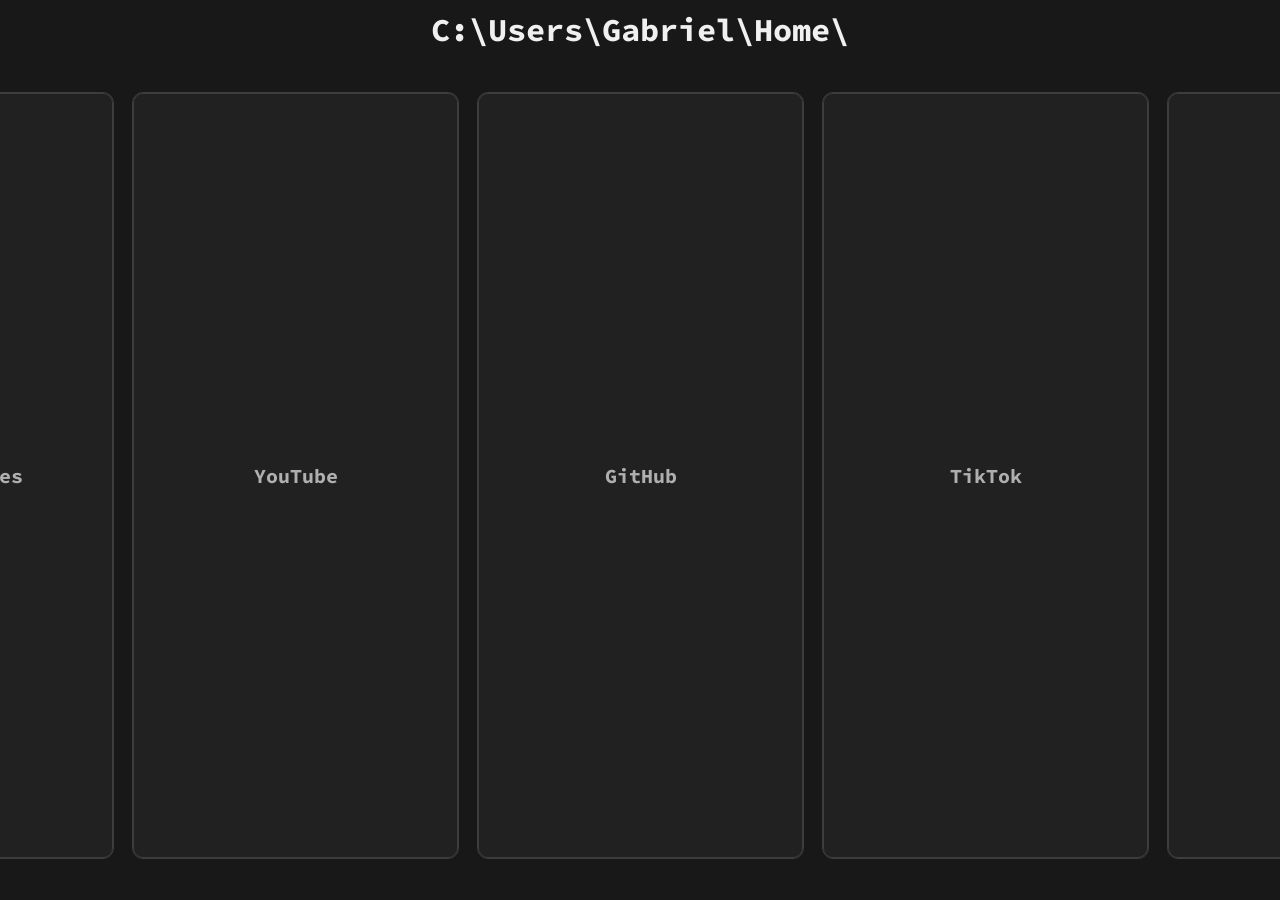
<file: index.html>
<!DOCTYPE html>
<html lang="en">
<head>
  <meta charset="UTF-8">
  <meta name="viewport" content="width=device-width, initial-scale=1.0">
  <title>Gabrielzv1233 - Home</title>
  <link rel="preconnect" href="https://fonts.googleapis.com">
  <link rel="preconnect" href="https://fonts.gstatic.com" crossorigin>
  <link rel="preload" href="https://fonts.googleapis.com/css2?family=Source+Code+Pro:wght@400;500;700&display=swap" as="style" onload="this.onload=null;this.rel='stylesheet'">
  
  <style>
    * {
      font-family: 'Source Code Pro', monospace;
      margin: 0;
      padding: 0;
      box-sizing: border-box;
    }

    body {
      background-color: #181818;
      font-family: Arial, sans-serif;
      overflow: hidden;
    }

    header {
      text-align: center;
      padding: 0;
      margin-bottom: 0px;
      margin-top: 10px;
      color: #f0f0f0;
    }

    .center-container {
      display: flex;
      align-items: center;
      justify-content: center;
      height: calc(100vh - 50px);
      width: 100%;
      padding: 0px;
      overflow: hidden;
    }

    #container {
      display: flex;
      align-items: center;
      gap: 10px;
      padding: 0px;
      height: 100%;
      width: 100%;
      overflow-x: auto;
      overflow-y: hidden;
      scroll-snap-type: x mandatory;
    }

    button {
      display: block;
      flex-shrink: 0;
      width: 325px;
      height: 90%;
      margin: 0 5px;
      border: 1px solid #3D3D3D;
      border-radius: 10px;
      outline: 1px solid #3D3D3D;
      background-color: #212121;
      color: #AFAFAF;
      font-size: 125%;
      font-weight: bold;
      cursor: pointer;
      transition: transform 0.2s;
      scroll-snap-align: center;
    }

    button:hover {
      transform: scale(1.1);
    }

    button:active {
      transform: scale(1);
    }

    html, body {
      scroll-behavior: smooth;
    }

    body::-webkit-scrollbar {
      height: 8px;
    }

    body::-webkit-scrollbar-thumb {
      background-color: lightgray;
      border-radius: 4px;
    }

    body::-webkit-scrollbar-track {
      background: white;
    }

    @media (max-width: 1080px) {
      button {
        width: 150px;
        height: 67.5%;
      }
      #container {
        margin-top: -30px;
      }
    }
  </style>
</head>
<body>
  <header>
    <h1>C:\Users\Gabriel\Home\</h1>
  </header>
  <div class="center-container">
    <div id="container">
      <button onclick="window.location.href = 'https://swaws.dev/random-site.html'">Random Sites</button>
      <button onclick="window.location.href = 'https://www.youtube.com/@gabrielzv1233'">YouTube</button>
      <button onclick="window.location.href = 'https://github.com/gabrielzv1233/'">GitHub</button>
      <button onclick="window.location.href = 'https://www.tiktok.com/@gabrielzv1233'">TikTok</button>
      <button onclick="window.location.href = 'https://gabrielzv1233.net/projects/'"">Projects</button>
    </div>
  </div>

  <script>
    const container = document.getElementById('container');

    window.addEventListener('load', () => {
      const buttonCount = container.children.length;
      const buttonWidth = container.children[0].offsetWidth + 10; // Include gap
      const containerWidth = document.querySelector('.center-container').offsetWidth;

      // Center the buttons dynamically
      const totalContentWidth = buttonCount * buttonWidth;
      if (totalContentWidth < containerWidth) {
        container.style.justifyContent = 'center';
      } else {
        const middleIndex = Math.floor(buttonCount / 2);
        const offset = middleIndex * buttonWidth - (containerWidth / 2 - buttonWidth / 2);
        container.scrollTo({
          left: Math.max(0, offset),
          behavior: 'smooth',
        });
      }
    });

    document.addEventListener('wheel', (event) => {
      event.preventDefault();
      const direction = event.deltaY > 0 ? 1 : -1;
      const buttonWidth = container.children[0].offsetWidth + 10;
      container.scrollBy({
        left: direction * buttonWidth,
        behavior: 'smooth',
      });
    });

    container.addEventListener('touchstart', (e) => {
      this.startX = e.touches[0].pageX;
    });

    container.addEventListener('touchend', (e) => {
      const endX = e.changedTouches[0].pageX;
      const direction = endX < this.startX ? 1 : -1;
      const buttonWidth = container.children[0].offsetWidth + 10;
      container.scrollBy({
        left: direction * buttonWidth,
        behavior: 'smooth',
      });
    });

    document.addEventListener('keydown', (e) => {
      if (e.key === 'a') {
        const newButton = document.createElement('button');
        newButton.textContent = `Button ${container.children.length + 1}`;
        container.appendChild(newButton);
      }
    });
  </script>
</body>
</html>
</file>
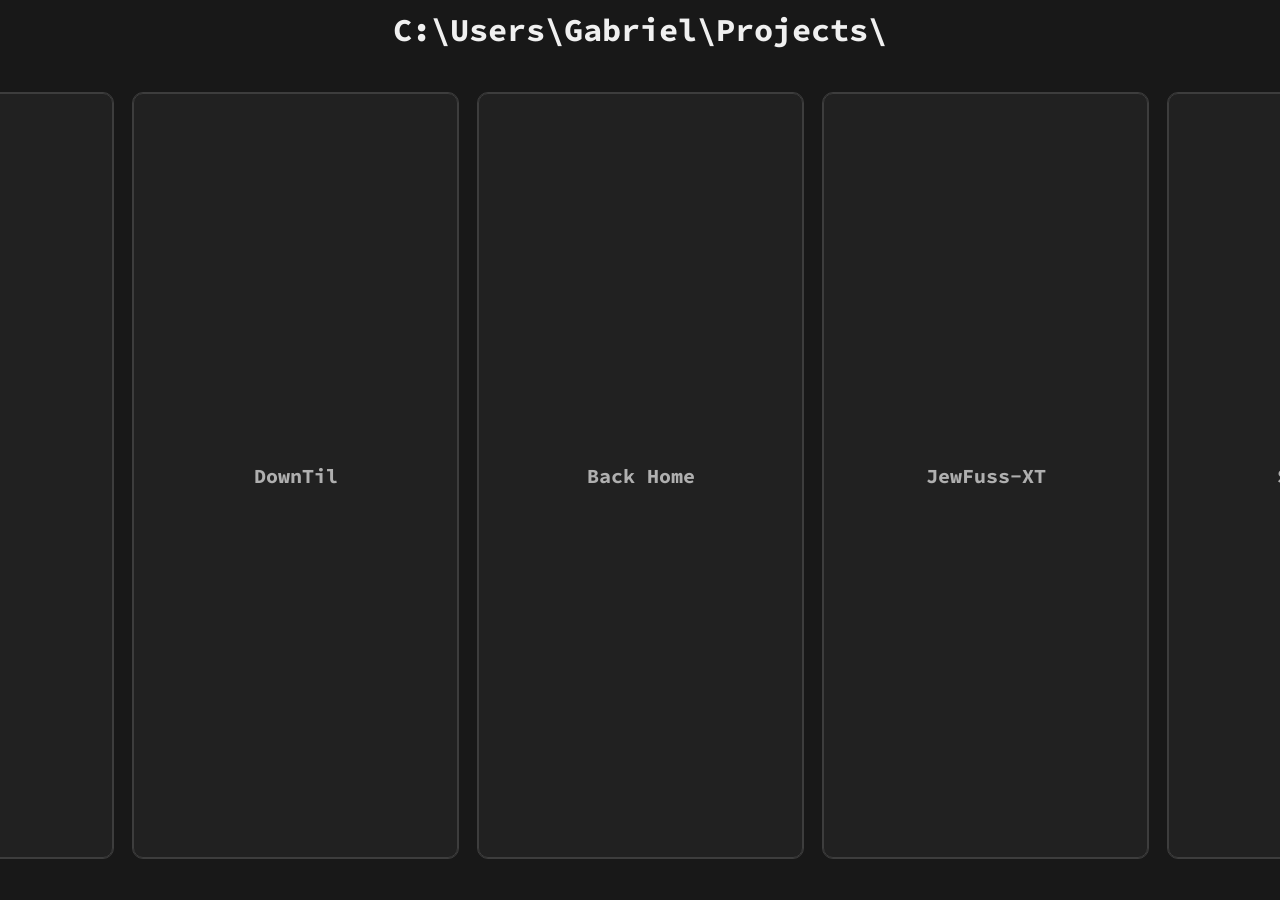
<file: projects/index.html>
<!DOCTYPE html>
<html lang="en">
<head>
  <meta charset="UTF-8">
  <meta name="viewport" content="width=device-width, initial-scale=1.0">
  <title>Gabrielzv1233 - Projects</title>
  <link rel="preconnect" href="https://fonts.googleapis.com">
  <link rel="preconnect" href="https://fonts.gstatic.com" crossorigin>
  <link rel="preload" href="https://fonts.googleapis.com/css2?family=Source+Code+Pro:wght@400;500;700&display=swap" as="style" onload="this.onload=null;this.rel='stylesheet'">
  <style>
    * {
      font-family: 'Source Code Pro', monospace;
      margin: 0;
      padding: 0;
      box-sizing: border-box;
    }

    body {
      background-color: #181818;
      font-family: Arial, sans-serif;
      overflow: hidden;
    }

    header {
      text-align: center;
      padding: 0;
      margin-bottom: 0px;
      margin-top: 10px;
      color: #f0f0f0;
    }

    .center-container {
      display: flex;
      align-items: center;
      justify-content: center;
      height: calc(100vh - 50px);
      width: 100%;
      padding: 0px;
      overflow: hidden;
    }

    #container {
      display: flex;
      align-items: center;
      gap: 10px;
      padding: 0px;
      height: 100%;
      width: 100%;
      overflow-x: auto;
      overflow-y: hidden;
      scroll-snap-type: x mandatory;
    }

    button {
      display: block;
      flex-shrink: 0;
      width: 325px;
      height: 90%;
      margin: 0 5px;
      border: 1px solid #3D3D3D;
      border-radius: 10px;
      outline: 1px solid #3D3D3D;
      background-color: #212121;
      color: #AFAFAF;
      font-size: 125%;
      font-weight: bold;
      cursor: pointer;
      transition: transform 0.2s;
      scroll-snap-align: center;
    }

    button:hover {
      transform: scale(1.1);
    }

    button:active {
      transform: scale(1);
    }

    html, body {
      scroll-behavior: smooth;
    }

    body::-webkit-scrollbar {
      height: 8px;
    }

    body::-webkit-scrollbar-thumb {
      background-color: lightgray;
      border-radius: 4px;
    }

    body::-webkit-scrollbar-track {
      background: white;
    }

    @media (max-width: 1080px) {
      button {
        width: 150px;
        height: 67.5%;
      }
      #container {
        margin-top: -30px;
      }
    }
  </style>
</head>
<body>
  <header>
    <h1>C:\Users\Gabriel\Projects\</h1>
  </header>
  <div class="center-container">
    <div id="container">
      <button onclick="window.location.href = 'https://github.com/gabrielzv1233/msgr'">msgr v2</button>
      <button onclick="window.location.href = 'https://github.com/gabrielzv1233/DownTil'">DownTil</button>
      <button onclick="window.location.href = 'https://gabrielzv1233.net/'">Back Home</button>
      <button onclick="window.location.href = 'https://github.com/gabrielzv1233/JewFuss-XT'">JewFuss-XT</button>
      <button onclick="window.location.href = 'https://swaws.dev/'">SWAWS.DEV</button>
    </div>
  </div>

  <script>
    const container = document.getElementById('container');

    window.addEventListener('load', () => {
      const buttonCount = container.children.length;
      const buttonWidth = container.children[0].offsetWidth + 10; // Include gap
      const containerWidth = document.querySelector('.center-container').offsetWidth;

      // Center the buttons dynamically
      const totalContentWidth = buttonCount * buttonWidth;
      if (totalContentWidth < containerWidth) {
        container.style.justifyContent = 'center';
      } else {
        const middleIndex = Math.floor(buttonCount / 2);
        const offset = middleIndex * buttonWidth - (containerWidth / 2 - buttonWidth / 2);
        container.scrollTo({
          left: Math.max(0, offset),
          behavior: 'smooth',
        });
      }
    });

    document.addEventListener('wheel', (event) => {
      event.preventDefault();
      const direction = event.deltaY > 0 ? 1 : -1;
      const buttonWidth = container.children[0].offsetWidth + 10;
      container.scrollBy({
        left: direction * buttonWidth,
        behavior: 'smooth',
      });
    });

    container.addEventListener('touchstart', (e) => {
      this.startX = e.touches[0].pageX;
    });

    container.addEventListener('touchend', (e) => {
      const endX = e.changedTouches[0].pageX;
      const direction = endX < this.startX ? 1 : -1;
      const buttonWidth = container.children[0].offsetWidth + 10;
      container.scrollBy({
        left: direction * buttonWidth,
        behavior: 'smooth',
      });
    });

    document.addEventListener('keydown', (e) => {
      if (e.key === 'a') {
        const newButton = document.createElement('button');
        newButton.textContent = `Button ${container.children.length + 1}`;
        container.appendChild(newButton);
      }
    });
  </script>
</body>
</html>
</file>
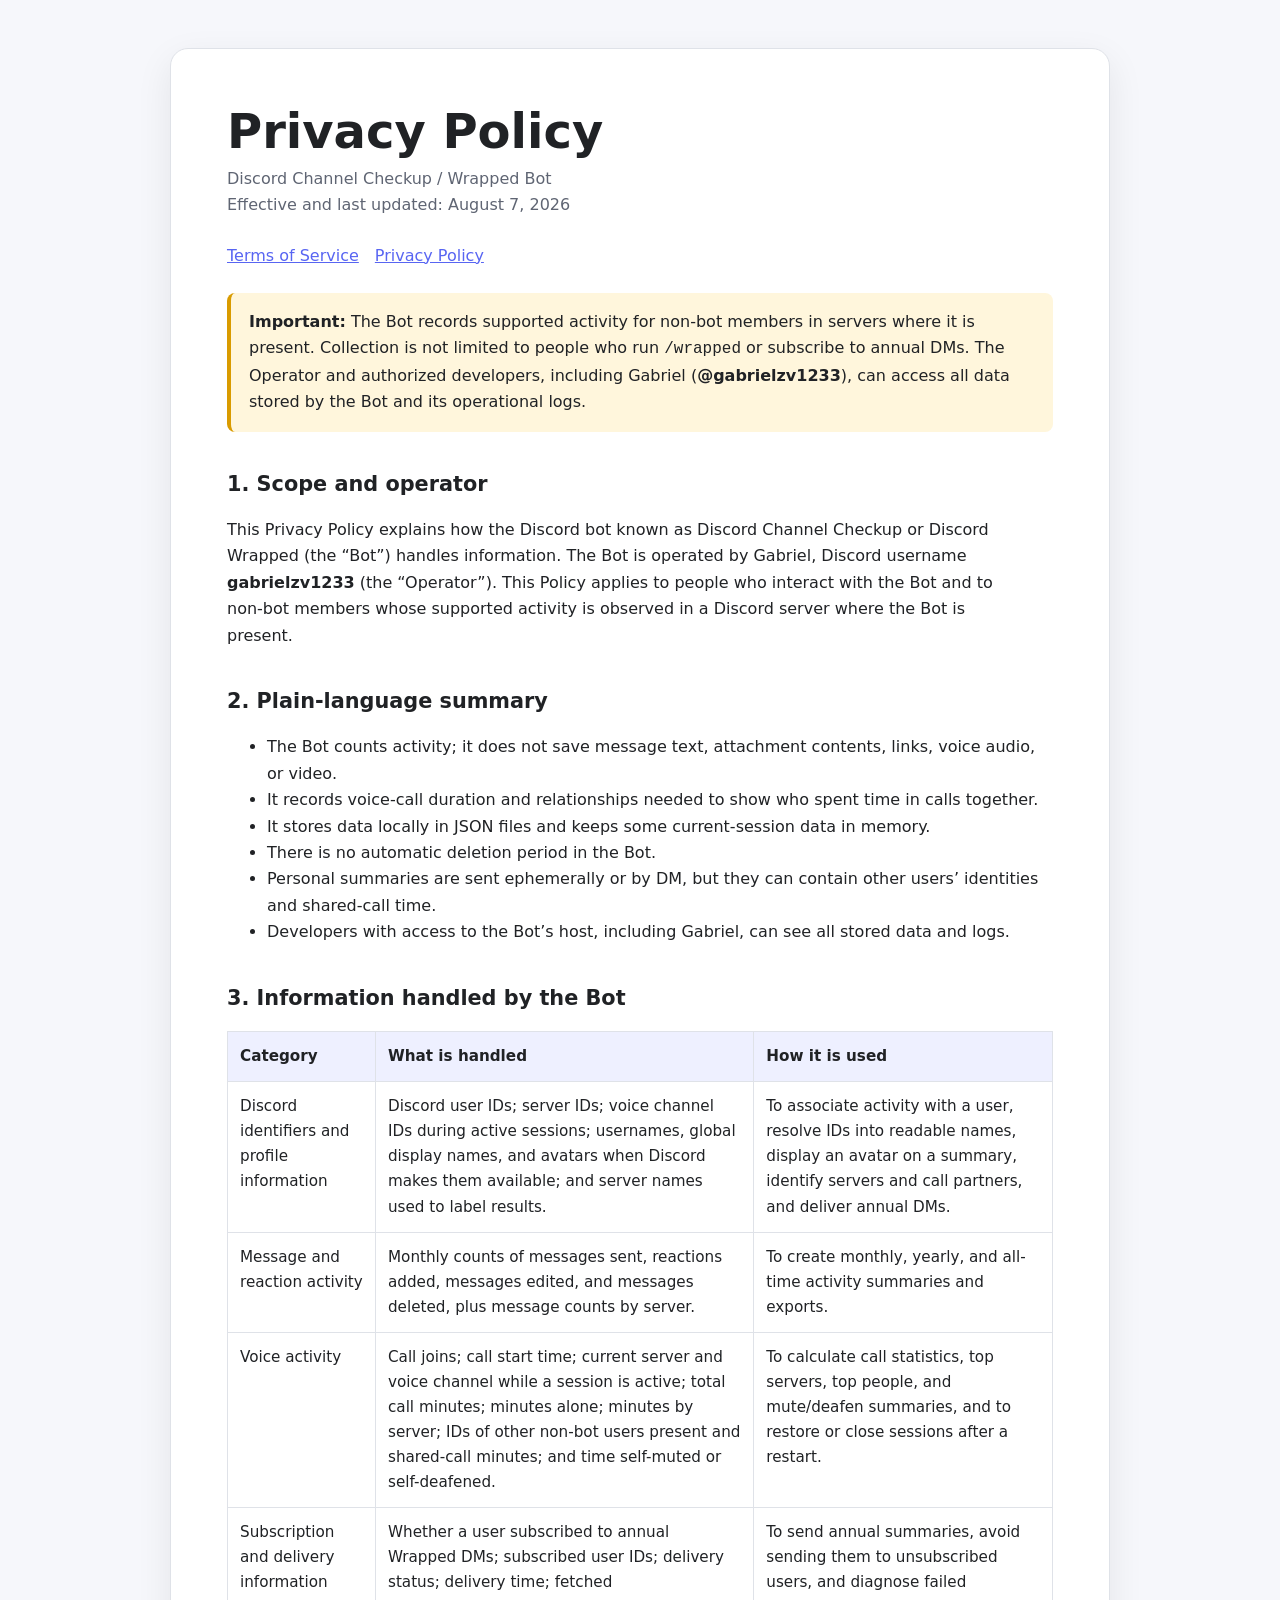
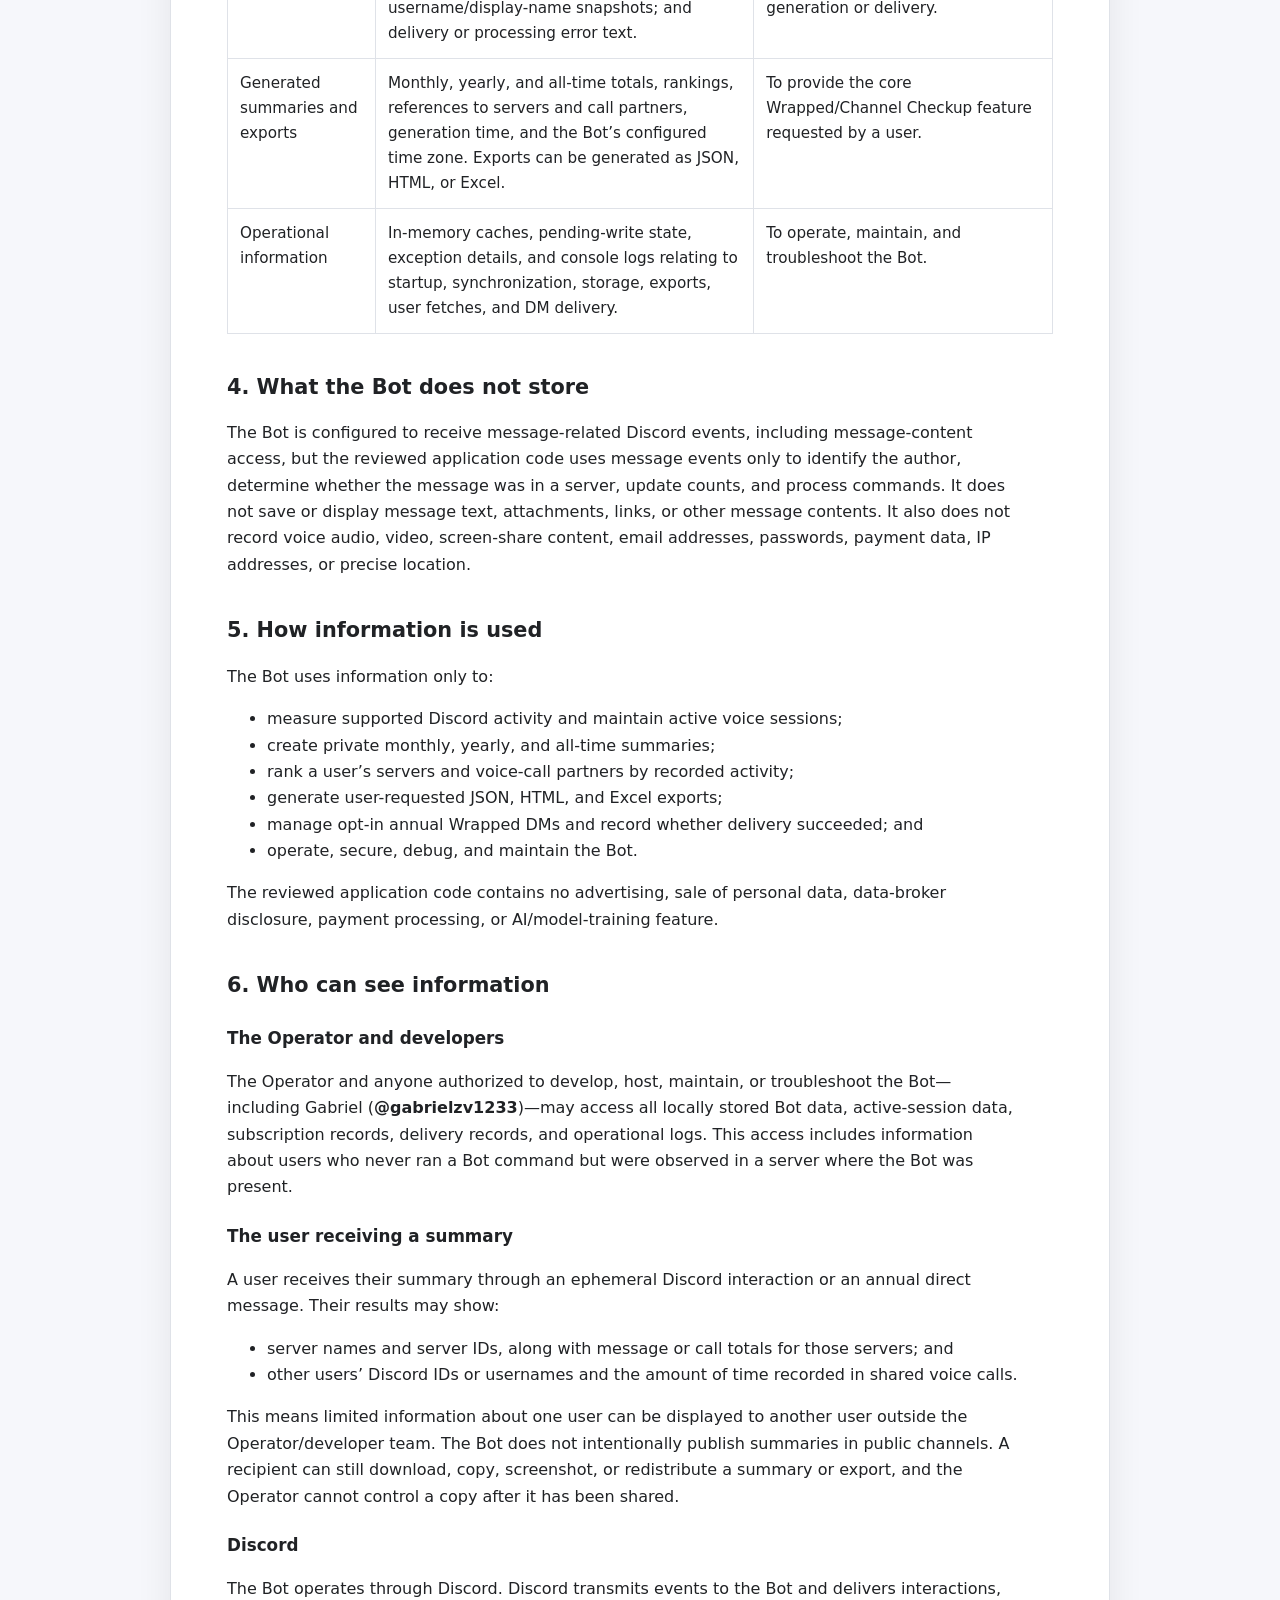
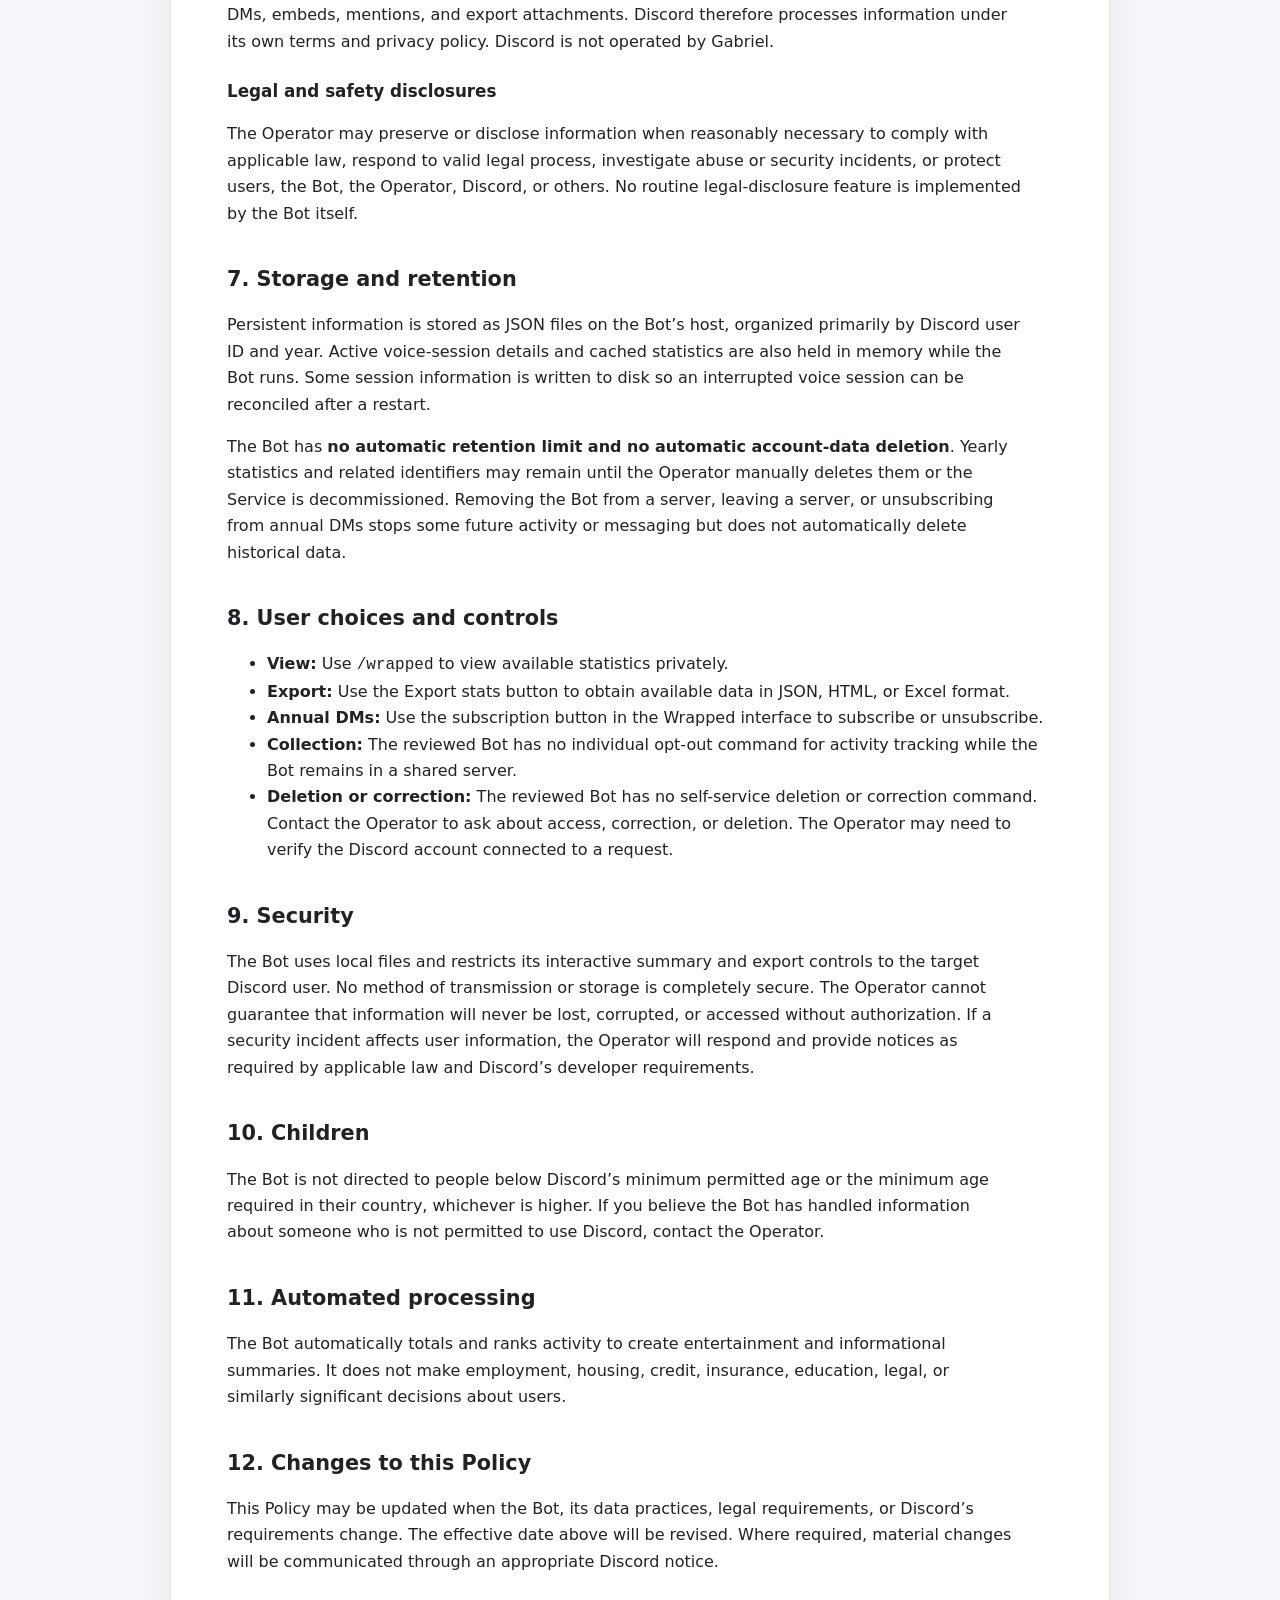
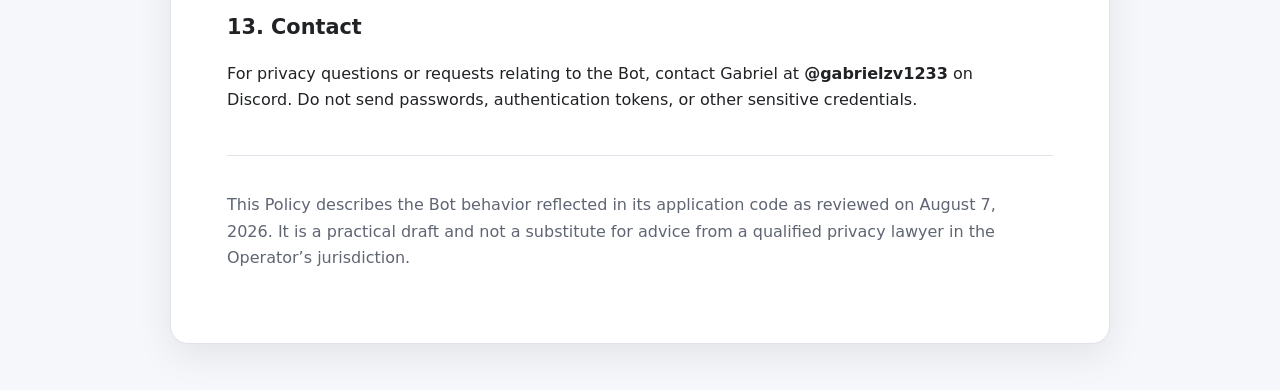
<file: projects/channel-checkup-legal/privacy.html>
<!doctype html>
<html lang="en">
<head>
  <meta charset="utf-8">
  <meta name="viewport" content="width=device-width, initial-scale=1">
  <meta name="color-scheme" content="light dark">
  <meta name="description" content="Privacy Policy for the Discord Channel Checkup / Wrapped bot.">
  <title>Privacy Policy | Discord Channel Checkup</title>
  <style>
    :root { color-scheme: light dark; --bg:#f6f7fb; --card:#fff; --text:#202225; --muted:#5f6573; --accent:#5865f2; --border:#dfe2e8; --notice:#eef0ff; --warn:#fff6dc; --warn-border:#d99b00; }
    @media (prefers-color-scheme: dark) { :root { --bg:#111318; --card:#1c1f26; --text:#f2f3f5; --muted:#b5bac1; --border:#343842; --notice:#25294a; --warn:#3b3115; --warn-border:#f0b232; } }
    * { box-sizing:border-box; }
    body { margin:0; background:var(--bg); color:var(--text); font:16px/1.65 system-ui,-apple-system,"Segoe UI",sans-serif; }
    main { width:min(940px,calc(100% - 32px)); margin:48px auto; padding:clamp(24px,5vw,56px); background:var(--card); border:1px solid var(--border); border-radius:18px; box-shadow:0 12px 36px rgb(0 0 0 / .08); }
    h1 { margin:0 0 8px; font-size:clamp(2rem,5vw,3rem); line-height:1.1; }
    h2 { margin:2.2rem 0 .6rem; font-size:1.3rem; }
    h3 { margin:1.4rem 0 .35rem; font-size:1.05rem; }
    p, li { max-width:78ch; }
    a { color:var(--accent); }
    .meta { color:var(--muted); margin-top:0; }
    .notice, .warning { margin:24px 0; padding:16px 18px; border-left:4px solid var(--accent); border-radius:8px; background:var(--notice); }
    .warning { border-left-color:var(--warn-border); background:var(--warn); }
    nav { display:flex; gap:16px; flex-wrap:wrap; margin:24px 0 8px; }
    table { width:100%; border-collapse:collapse; margin:16px 0; font-size:.95rem; }
    th, td { padding:12px; border:1px solid var(--border); text-align:left; vertical-align:top; }
    th { background:var(--notice); }
    footer { margin-top:42px; padding-top:20px; border-top:1px solid var(--border); color:var(--muted); }
    @media (max-width:700px) { table, thead, tbody, tr, th, td { display:block; } thead { position:absolute; left:-9999px; } td { border-bottom:0; } tr { border-bottom:1px solid var(--border); margin-bottom:14px; } td::before { content:attr(data-label); display:block; font-weight:700; margin-bottom:4px; } }
    @media print { body { background:#fff; } main { width:100%; margin:0; padding:0; border:0; box-shadow:none; } nav { display:none; } }
  </style>
</head>
<body>
<main>
  <header>
    <h1>Privacy Policy</h1>
    <p class="meta">Discord Channel Checkup / Wrapped Bot<br>Effective and last updated: August 7, 2026</p>
    <nav aria-label="Legal documents">
      <a href="terms.html">Terms of Service</a>
      <a href="privacy.html" aria-current="page">Privacy Policy</a>
    </nav>
  </header>

  <div class="warning">
    <strong>Important:</strong> The Bot records supported activity for non-bot members in servers where it is present. Collection is not limited to people who run <code>/wrapped</code> or subscribe to annual DMs. The Operator and authorized developers, including Gabriel (<strong>@gabrielzv1233</strong>), can access all data stored by the Bot and its operational logs.
  </div>

  <h2>1. Scope and operator</h2>
  <p>This Privacy Policy explains how the Discord bot known as Discord Channel Checkup or Discord Wrapped (the “Bot”) handles information. The Bot is operated by Gabriel, Discord username <strong>gabrielzv1233</strong> (the “Operator”). This Policy applies to people who interact with the Bot and to non-bot members whose supported activity is observed in a Discord server where the Bot is present.</p>

  <h2>2. Plain-language summary</h2>
  <ul>
    <li>The Bot counts activity; it does not save message text, attachment contents, links, voice audio, or video.</li>
    <li>It records voice-call duration and relationships needed to show who spent time in calls together.</li>
    <li>It stores data locally in JSON files and keeps some current-session data in memory.</li>
    <li>There is no automatic deletion period in the Bot.</li>
    <li>Personal summaries are sent ephemerally or by DM, but they can contain other users’ identities and shared-call time.</li>
    <li>Developers with access to the Bot’s host, including Gabriel, can see all stored data and logs.</li>
  </ul>

  <h2>3. Information handled by the Bot</h2>
  <table>
    <thead><tr><th>Category</th><th>What is handled</th><th>How it is used</th></tr></thead>
    <tbody>
      <tr>
        <td data-label="Category">Discord identifiers and profile information</td>
        <td data-label="What is handled">Discord user IDs; server IDs; voice channel IDs during active sessions; usernames, global display names, and avatars when Discord makes them available; and server names used to label results.</td>
        <td data-label="How it is used">To associate activity with a user, resolve IDs into readable names, display an avatar on a summary, identify servers and call partners, and deliver annual DMs.</td>
      </tr>
      <tr>
        <td data-label="Category">Message and reaction activity</td>
        <td data-label="What is handled">Monthly counts of messages sent, reactions added, messages edited, and messages deleted, plus message counts by server.</td>
        <td data-label="How it is used">To create monthly, yearly, and all-time activity summaries and exports.</td>
      </tr>
      <tr>
        <td data-label="Category">Voice activity</td>
        <td data-label="What is handled">Call joins; call start time; current server and voice channel while a session is active; total call minutes; minutes alone; minutes by server; IDs of other non-bot users present and shared-call minutes; and time self-muted or self-deafened.</td>
        <td data-label="How it is used">To calculate call statistics, top servers, top people, and mute/deafen summaries, and to restore or close sessions after a restart.</td>
      </tr>
      <tr>
        <td data-label="Category">Subscription and delivery information</td>
        <td data-label="What is handled">Whether a user subscribed to annual Wrapped DMs; subscribed user IDs; delivery status; delivery time; fetched username/display-name snapshots; and delivery or processing error text.</td>
        <td data-label="How it is used">To send annual summaries, avoid sending them to unsubscribed users, and diagnose failed generation or delivery.</td>
      </tr>
      <tr>
        <td data-label="Category">Generated summaries and exports</td>
        <td data-label="What is handled">Monthly, yearly, and all-time totals, rankings, references to servers and call partners, generation time, and the Bot’s configured time zone. Exports can be generated as JSON, HTML, or Excel.</td>
        <td data-label="How it is used">To provide the core Wrapped/Channel Checkup feature requested by a user.</td>
      </tr>
      <tr>
        <td data-label="Category">Operational information</td>
        <td data-label="What is handled">In-memory caches, pending-write state, exception details, and console logs relating to startup, synchronization, storage, exports, user fetches, and DM delivery.</td>
        <td data-label="How it is used">To operate, maintain, and troubleshoot the Bot.</td>
      </tr>
    </tbody>
  </table>

  <h2>4. What the Bot does not store</h2>
  <p>The Bot is configured to receive message-related Discord events, including message-content access, but the reviewed application code uses message events only to identify the author, determine whether the message was in a server, update counts, and process commands. It does not save or display message text, attachments, links, or other message contents. It also does not record voice audio, video, screen-share content, email addresses, passwords, payment data, IP addresses, or precise location.</p>

  <h2>5. How information is used</h2>
  <p>The Bot uses information only to:</p>
  <ul>
    <li>measure supported Discord activity and maintain active voice sessions;</li>
    <li>create private monthly, yearly, and all-time summaries;</li>
    <li>rank a user’s servers and voice-call partners by recorded activity;</li>
    <li>generate user-requested JSON, HTML, and Excel exports;</li>
    <li>manage opt-in annual Wrapped DMs and record whether delivery succeeded; and</li>
    <li>operate, secure, debug, and maintain the Bot.</li>
  </ul>
  <p>The reviewed application code contains no advertising, sale of personal data, data-broker disclosure, payment processing, or AI/model-training feature.</p>

  <h2>6. Who can see information</h2>
  <h3>The Operator and developers</h3>
  <p>The Operator and anyone authorized to develop, host, maintain, or troubleshoot the Bot—including Gabriel (<strong>@gabrielzv1233</strong>)—may access all locally stored Bot data, active-session data, subscription records, delivery records, and operational logs. This access includes information about users who never ran a Bot command but were observed in a server where the Bot was present.</p>

  <h3>The user receiving a summary</h3>
  <p>A user receives their summary through an ephemeral Discord interaction or an annual direct message. Their results may show:</p>
  <ul>
    <li>server names and server IDs, along with message or call totals for those servers; and</li>
    <li>other users’ Discord IDs or usernames and the amount of time recorded in shared voice calls.</li>
  </ul>
  <p>This means limited information about one user can be displayed to another user outside the Operator/developer team. The Bot does not intentionally publish summaries in public channels. A recipient can still download, copy, screenshot, or redistribute a summary or export, and the Operator cannot control a copy after it has been shared.</p>

  <h3>Discord</h3>
  <p>The Bot operates through Discord. Discord transmits events to the Bot and delivers interactions, DMs, embeds, mentions, and export attachments. Discord therefore processes information under its own terms and privacy policy. Discord is not operated by Gabriel.</p>

  <h3>Legal and safety disclosures</h3>
  <p>The Operator may preserve or disclose information when reasonably necessary to comply with applicable law, respond to valid legal process, investigate abuse or security incidents, or protect users, the Bot, the Operator, Discord, or others. No routine legal-disclosure feature is implemented by the Bot itself.</p>

  <h2>7. Storage and retention</h2>
  <p>Persistent information is stored as JSON files on the Bot’s host, organized primarily by Discord user ID and year. Active voice-session details and cached statistics are also held in memory while the Bot runs. Some session information is written to disk so an interrupted voice session can be reconciled after a restart.</p>
  <p>The Bot has <strong>no automatic retention limit and no automatic account-data deletion</strong>. Yearly statistics and related identifiers may remain until the Operator manually deletes them or the Service is decommissioned. Removing the Bot from a server, leaving a server, or unsubscribing from annual DMs stops some future activity or messaging but does not automatically delete historical data.</p>

  <h2>8. User choices and controls</h2>
  <ul>
    <li><strong>View:</strong> Use <code>/wrapped</code> to view available statistics privately.</li>
    <li><strong>Export:</strong> Use the Export stats button to obtain available data in JSON, HTML, or Excel format.</li>
    <li><strong>Annual DMs:</strong> Use the subscription button in the Wrapped interface to subscribe or unsubscribe.</li>
    <li><strong>Collection:</strong> The reviewed Bot has no individual opt-out command for activity tracking while the Bot remains in a shared server.</li>
    <li><strong>Deletion or correction:</strong> The reviewed Bot has no self-service deletion or correction command. Contact the Operator to ask about access, correction, or deletion. The Operator may need to verify the Discord account connected to a request.</li>
  </ul>

  <h2>9. Security</h2>
  <p>The Bot uses local files and restricts its interactive summary and export controls to the target Discord user. No method of transmission or storage is completely secure. The Operator cannot guarantee that information will never be lost, corrupted, or accessed without authorization. If a security incident affects user information, the Operator will respond and provide notices as required by applicable law and Discord’s developer requirements.</p>

  <h2>10. Children</h2>
  <p>The Bot is not directed to people below Discord’s minimum permitted age or the minimum age required in their country, whichever is higher. If you believe the Bot has handled information about someone who is not permitted to use Discord, contact the Operator.</p>

  <h2>11. Automated processing</h2>
  <p>The Bot automatically totals and ranks activity to create entertainment and informational summaries. It does not make employment, housing, credit, insurance, education, legal, or similarly significant decisions about users.</p>

  <h2>12. Changes to this Policy</h2>
  <p>This Policy may be updated when the Bot, its data practices, legal requirements, or Discord’s requirements change. The effective date above will be revised. Where required, material changes will be communicated through an appropriate Discord notice.</p>

  <h2>13. Contact</h2>
  <p>For privacy questions or requests relating to the Bot, contact Gabriel at <strong>@gabrielzv1233</strong> on Discord. Do not send passwords, authentication tokens, or other sensitive credentials.</p>

  <footer>
    <p>This Policy describes the Bot behavior reflected in its application code as reviewed on August 7, 2026. It is a practical draft and not a substitute for advice from a qualified privacy lawyer in the Operator’s jurisdiction.</p>
  </footer>
</main>
</body>
</html>
</file>
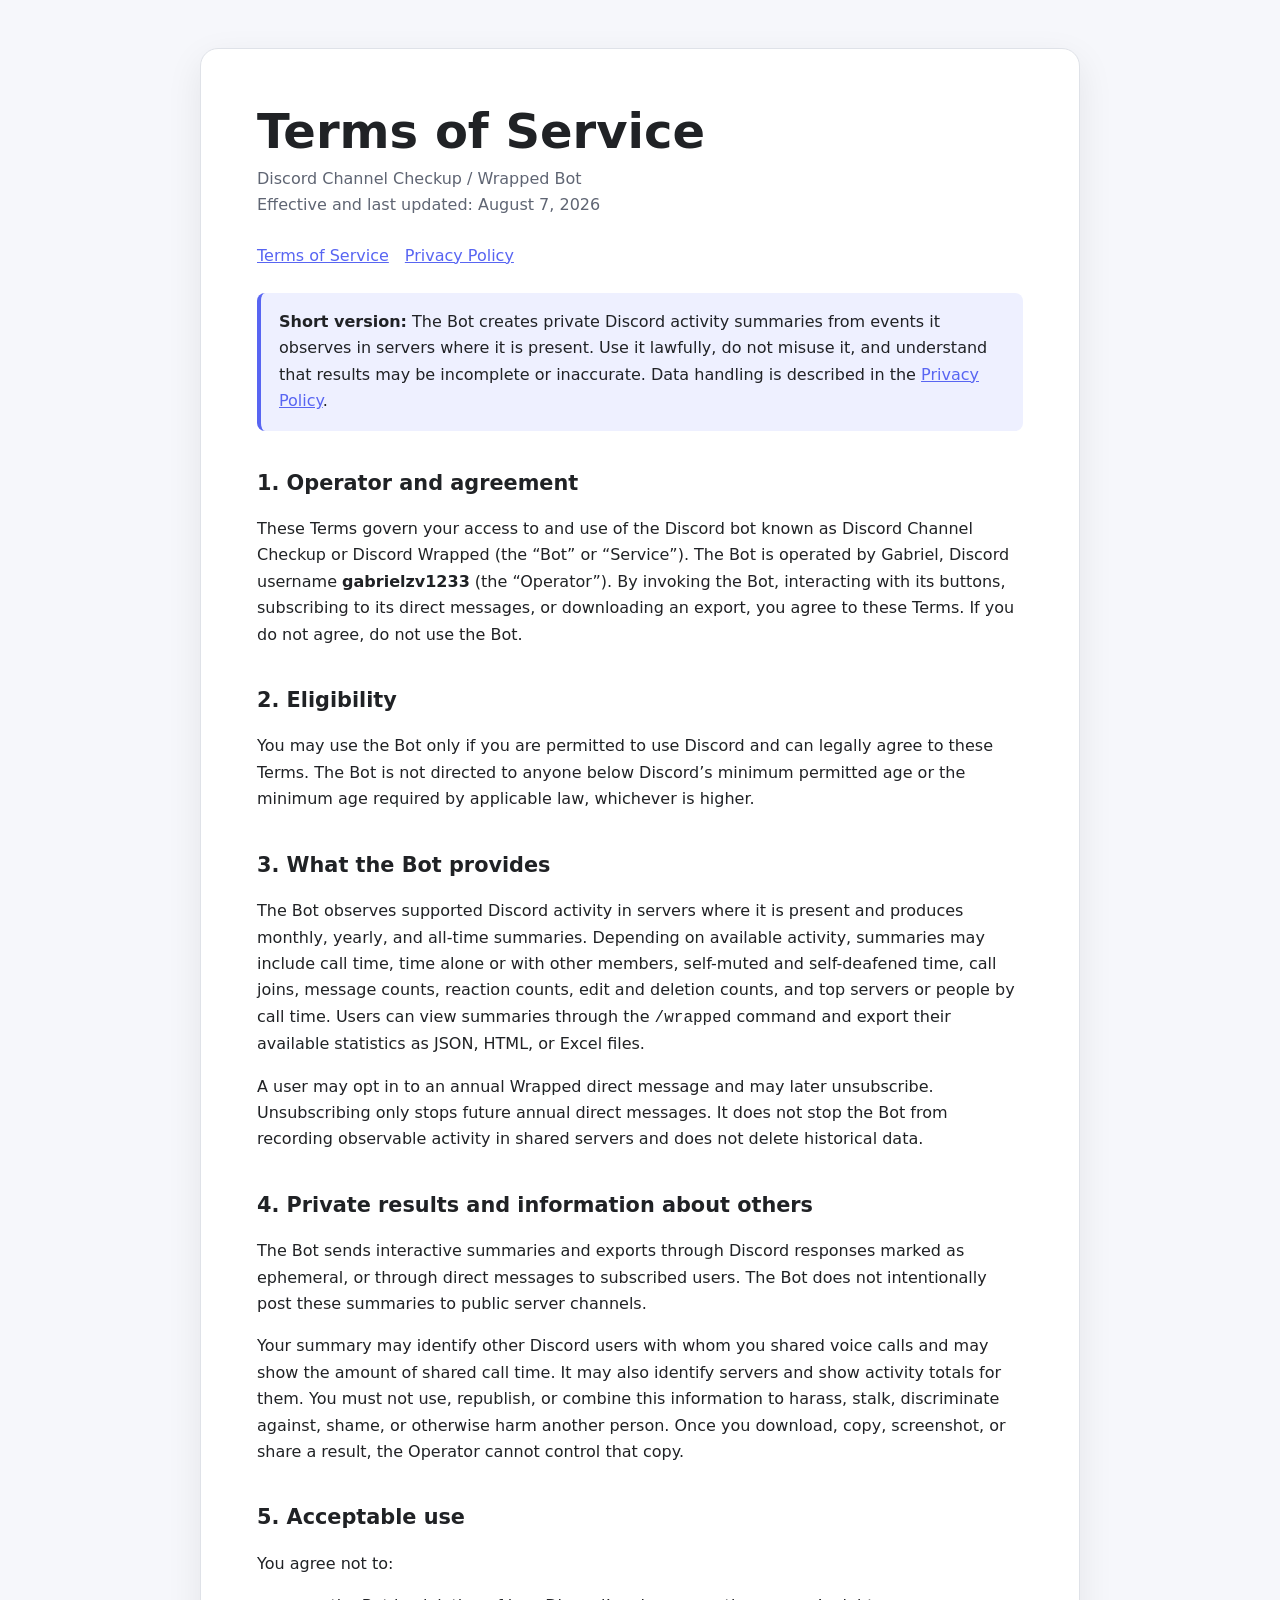
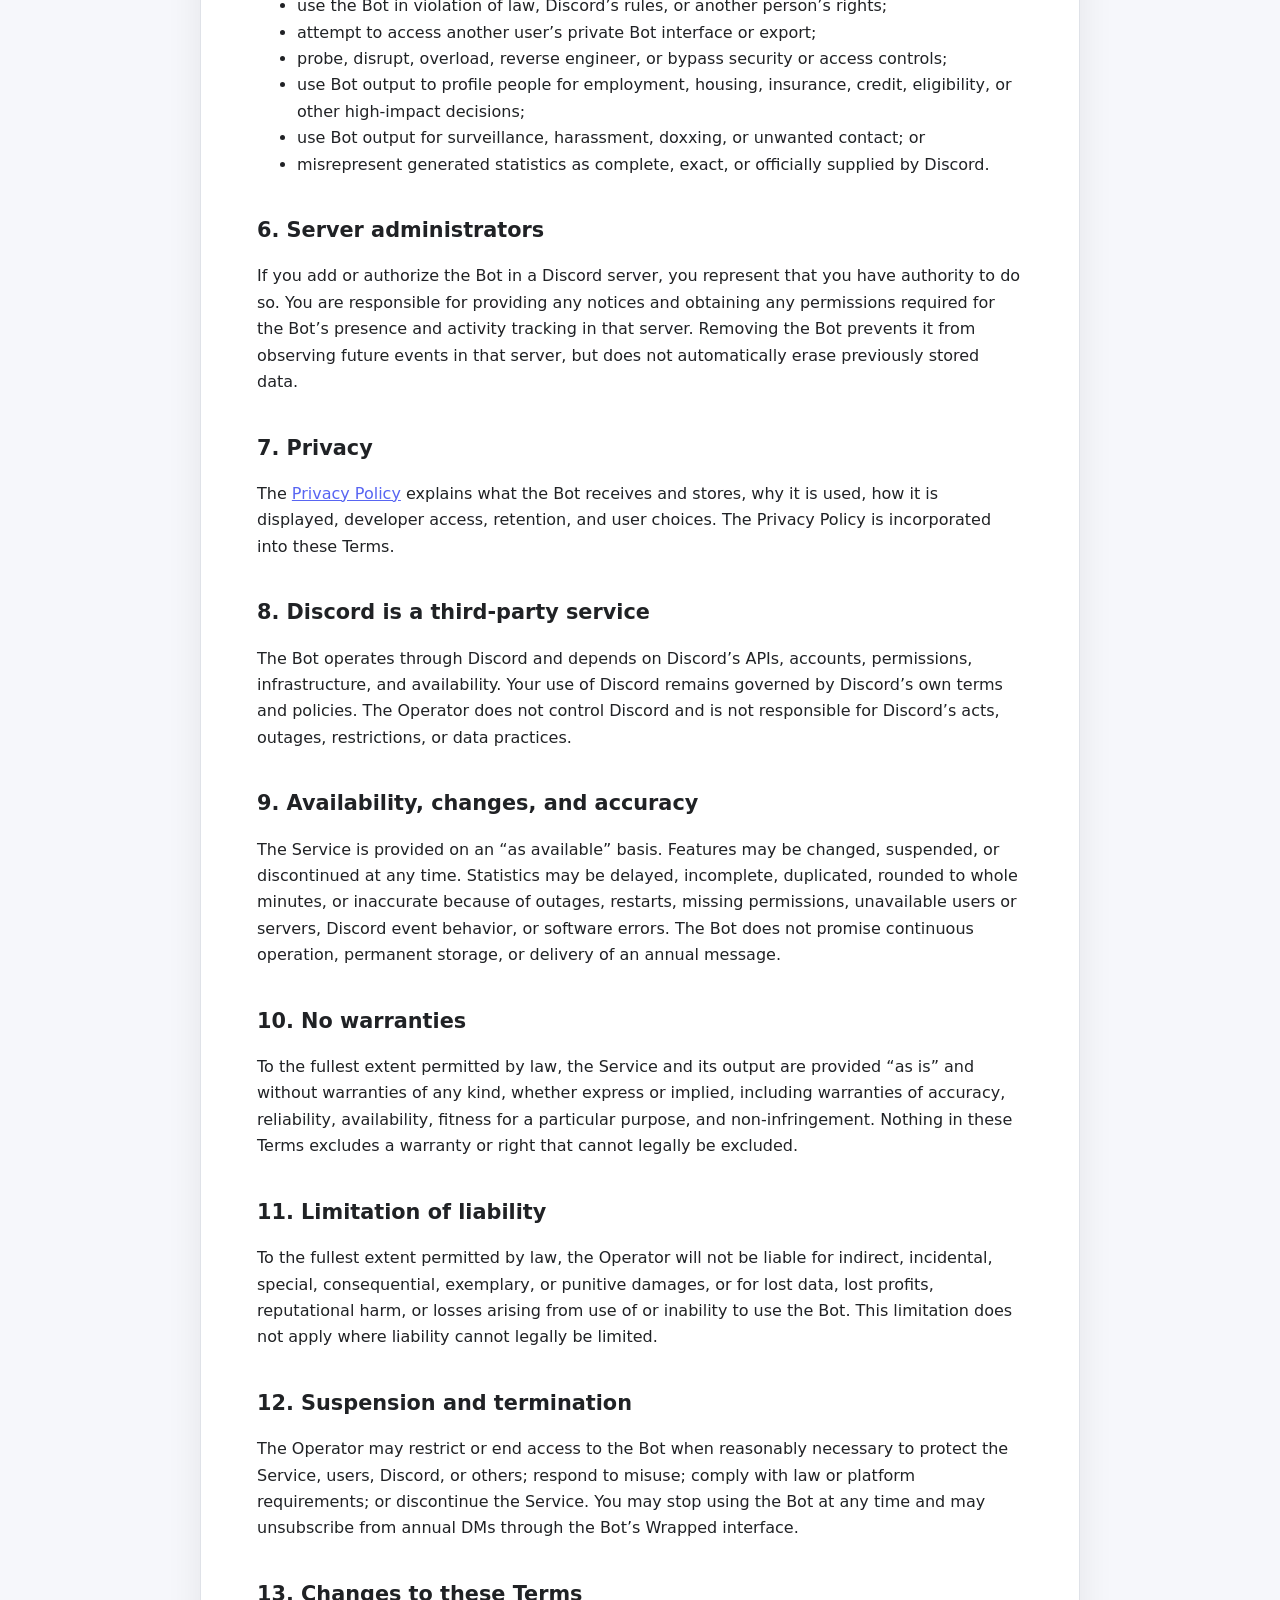
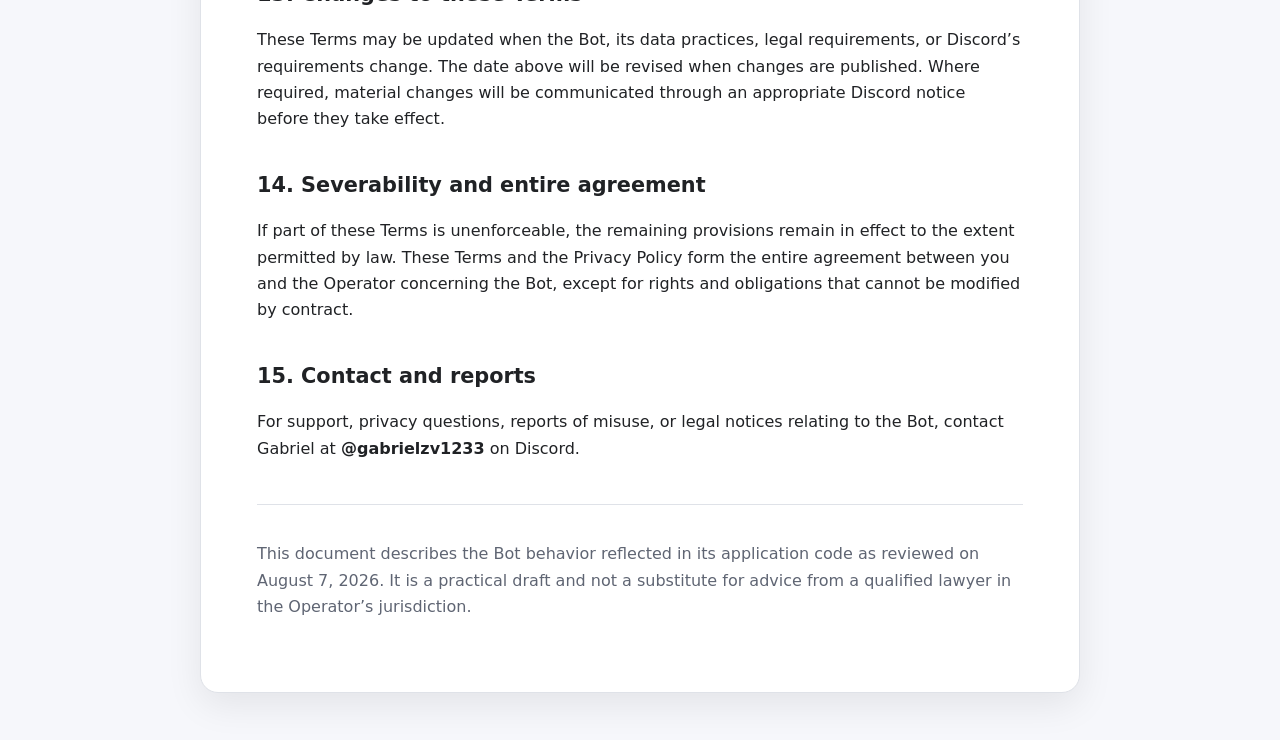
<file: projects/channel-checkup-legal/terms.html>
<!doctype html>
<html lang="en">
<head>
  <meta charset="utf-8">
  <meta name="viewport" content="width=device-width, initial-scale=1">
  <meta name="color-scheme" content="light dark">
  <meta name="description" content="Terms of Service for the Discord Channel Checkup / Wrapped bot.">
  <title>Terms of Service | Discord Channel Checkup</title>
  <style>
    :root { color-scheme: light dark; --bg:#f6f7fb; --card:#fff; --text:#202225; --muted:#5f6573; --accent:#5865f2; --border:#dfe2e8; --notice:#eef0ff; }
    @media (prefers-color-scheme: dark) { :root { --bg:#111318; --card:#1c1f26; --text:#f2f3f5; --muted:#b5bac1; --border:#343842; --notice:#25294a; } }
    * { box-sizing: border-box; }
    body { margin:0; background:var(--bg); color:var(--text); font:16px/1.65 system-ui,-apple-system,"Segoe UI",sans-serif; }
    main { width:min(880px,calc(100% - 32px)); margin:48px auto; padding:clamp(24px,5vw,56px); background:var(--card); border:1px solid var(--border); border-radius:18px; box-shadow:0 12px 36px rgb(0 0 0 / .08); }
    h1 { margin:0 0 8px; font-size:clamp(2rem,5vw,3rem); line-height:1.1; }
    h2 { margin:2.2rem 0 .6rem; font-size:1.3rem; }
    p, li { max-width:75ch; }
    a { color:var(--accent); }
    .meta { color:var(--muted); margin-top:0; }
    .notice { margin:24px 0; padding:16px 18px; border-left:4px solid var(--accent); border-radius:8px; background:var(--notice); }
    nav { display:flex; gap:16px; flex-wrap:wrap; margin:24px 0 8px; }
    footer { margin-top:42px; padding-top:20px; border-top:1px solid var(--border); color:var(--muted); }
    @media print { body { background:#fff; } main { width:100%; margin:0; padding:0; border:0; box-shadow:none; } nav { display:none; } }
  </style>
</head>
<body>
<main>
  <header>
    <h1>Terms of Service</h1>
    <p class="meta">Discord Channel Checkup / Wrapped Bot<br>Effective and last updated: August 7, 2026</p>
    <nav aria-label="Legal documents">
      <a href="terms.html" aria-current="page">Terms of Service</a>
      <a href="privacy.html">Privacy Policy</a>
    </nav>
  </header>

  <div class="notice">
    <strong>Short version:</strong> The Bot creates private Discord activity summaries from events it observes in servers where it is present. Use it lawfully, do not misuse it, and understand that results may be incomplete or inaccurate. Data handling is described in the <a href="privacy.html">Privacy Policy</a>.
  </div>

  <h2>1. Operator and agreement</h2>
  <p>These Terms govern your access to and use of the Discord bot known as Discord Channel Checkup or Discord Wrapped (the “Bot” or “Service”). The Bot is operated by Gabriel, Discord username <strong>gabrielzv1233</strong> (the “Operator”). By invoking the Bot, interacting with its buttons, subscribing to its direct messages, or downloading an export, you agree to these Terms. If you do not agree, do not use the Bot.</p>

  <h2>2. Eligibility</h2>
  <p>You may use the Bot only if you are permitted to use Discord and can legally agree to these Terms. The Bot is not directed to anyone below Discord’s minimum permitted age or the minimum age required by applicable law, whichever is higher.</p>

  <h2>3. What the Bot provides</h2>
  <p>The Bot observes supported Discord activity in servers where it is present and produces monthly, yearly, and all-time summaries. Depending on available activity, summaries may include call time, time alone or with other members, self-muted and self-deafened time, call joins, message counts, reaction counts, edit and deletion counts, and top servers or people by call time. Users can view summaries through the <code>/wrapped</code> command and export their available statistics as JSON, HTML, or Excel files.</p>
  <p>A user may opt in to an annual Wrapped direct message and may later unsubscribe. Unsubscribing only stops future annual direct messages. It does not stop the Bot from recording observable activity in shared servers and does not delete historical data.</p>

  <h2>4. Private results and information about others</h2>
  <p>The Bot sends interactive summaries and exports through Discord responses marked as ephemeral, or through direct messages to subscribed users. The Bot does not intentionally post these summaries to public server channels.</p>
  <p>Your summary may identify other Discord users with whom you shared voice calls and may show the amount of shared call time. It may also identify servers and show activity totals for them. You must not use, republish, or combine this information to harass, stalk, discriminate against, shame, or otherwise harm another person. Once you download, copy, screenshot, or share a result, the Operator cannot control that copy.</p>

  <h2>5. Acceptable use</h2>
  <p>You agree not to:</p>
  <ul>
    <li>use the Bot in violation of law, Discord’s rules, or another person’s rights;</li>
    <li>attempt to access another user’s private Bot interface or export;</li>
    <li>probe, disrupt, overload, reverse engineer, or bypass security or access controls;</li>
    <li>use Bot output to profile people for employment, housing, insurance, credit, eligibility, or other high-impact decisions;</li>
    <li>use Bot output for surveillance, harassment, doxxing, or unwanted contact; or</li>
    <li>misrepresent generated statistics as complete, exact, or officially supplied by Discord.</li>
  </ul>

  <h2>6. Server administrators</h2>
  <p>If you add or authorize the Bot in a Discord server, you represent that you have authority to do so. You are responsible for providing any notices and obtaining any permissions required for the Bot’s presence and activity tracking in that server. Removing the Bot prevents it from observing future events in that server, but does not automatically erase previously stored data.</p>

  <h2>7. Privacy</h2>
  <p>The <a href="privacy.html">Privacy Policy</a> explains what the Bot receives and stores, why it is used, how it is displayed, developer access, retention, and user choices. The Privacy Policy is incorporated into these Terms.</p>

  <h2>8. Discord is a third-party service</h2>
  <p>The Bot operates through Discord and depends on Discord’s APIs, accounts, permissions, infrastructure, and availability. Your use of Discord remains governed by Discord’s own terms and policies. The Operator does not control Discord and is not responsible for Discord’s acts, outages, restrictions, or data practices.</p>

  <h2>9. Availability, changes, and accuracy</h2>
  <p>The Service is provided on an “as available” basis. Features may be changed, suspended, or discontinued at any time. Statistics may be delayed, incomplete, duplicated, rounded to whole minutes, or inaccurate because of outages, restarts, missing permissions, unavailable users or servers, Discord event behavior, or software errors. The Bot does not promise continuous operation, permanent storage, or delivery of an annual message.</p>

  <h2>10. No warranties</h2>
  <p>To the fullest extent permitted by law, the Service and its output are provided “as is” and without warranties of any kind, whether express or implied, including warranties of accuracy, reliability, availability, fitness for a particular purpose, and non-infringement. Nothing in these Terms excludes a warranty or right that cannot legally be excluded.</p>

  <h2>11. Limitation of liability</h2>
  <p>To the fullest extent permitted by law, the Operator will not be liable for indirect, incidental, special, consequential, exemplary, or punitive damages, or for lost data, lost profits, reputational harm, or losses arising from use of or inability to use the Bot. This limitation does not apply where liability cannot legally be limited.</p>

  <h2>12. Suspension and termination</h2>
  <p>The Operator may restrict or end access to the Bot when reasonably necessary to protect the Service, users, Discord, or others; respond to misuse; comply with law or platform requirements; or discontinue the Service. You may stop using the Bot at any time and may unsubscribe from annual DMs through the Bot’s Wrapped interface.</p>

  <h2>13. Changes to these Terms</h2>
  <p>These Terms may be updated when the Bot, its data practices, legal requirements, or Discord’s requirements change. The date above will be revised when changes are published. Where required, material changes will be communicated through an appropriate Discord notice before they take effect.</p>

  <h2>14. Severability and entire agreement</h2>
  <p>If part of these Terms is unenforceable, the remaining provisions remain in effect to the extent permitted by law. These Terms and the Privacy Policy form the entire agreement between you and the Operator concerning the Bot, except for rights and obligations that cannot be modified by contract.</p>

  <h2>15. Contact and reports</h2>
  <p>For support, privacy questions, reports of misuse, or legal notices relating to the Bot, contact Gabriel at <strong>@gabrielzv1233</strong> on Discord.</p>

  <footer>
    <p>This document describes the Bot behavior reflected in its application code as reviewed on August 7, 2026. It is a practical draft and not a substitute for advice from a qualified lawyer in the Operator’s jurisdiction.</p>
  </footer>
</main>
</body>
</html>
</file>
